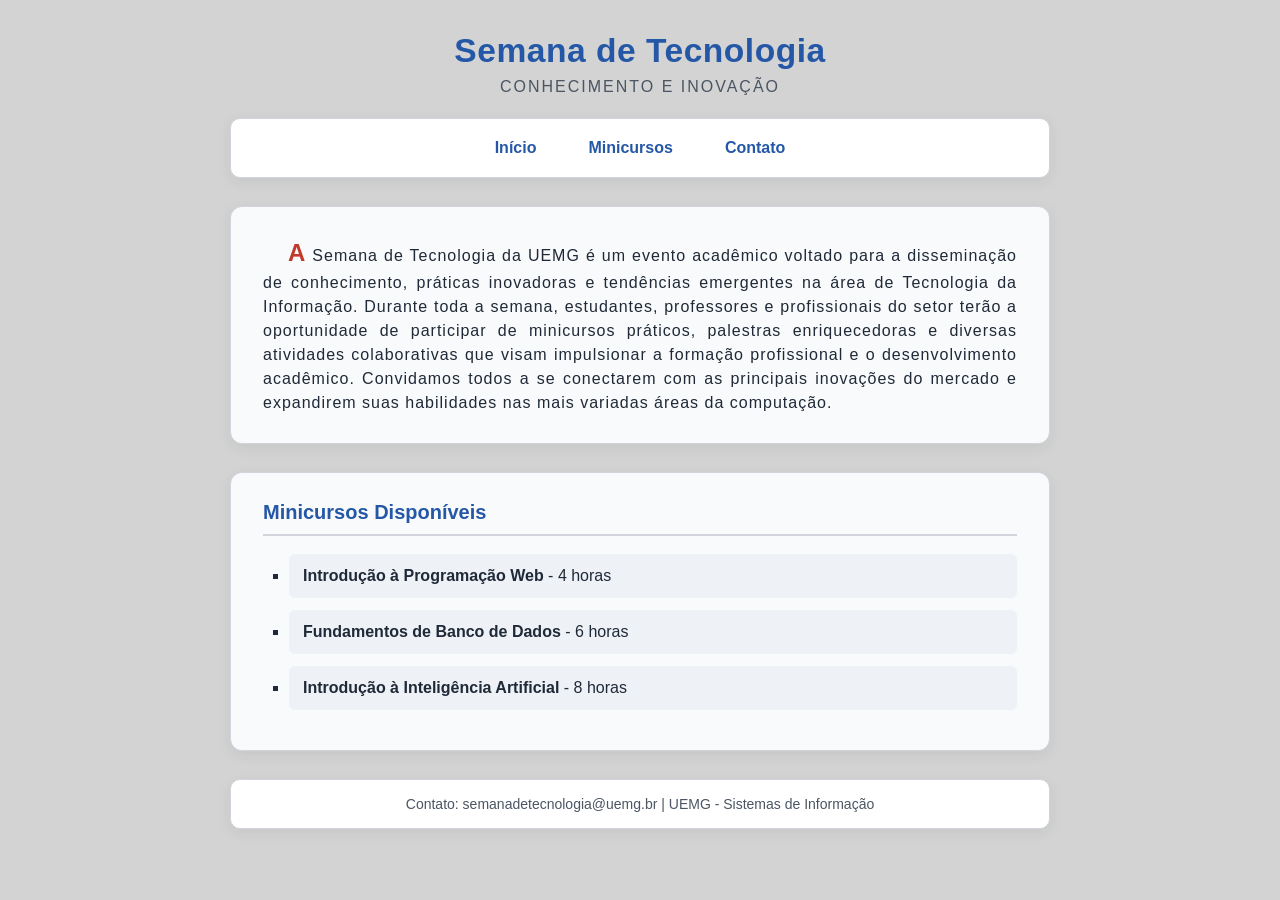
<file: davi-vilete/index.html>
<!DOCTYPE html>
<html lang="pt-BR">
<head>
    <meta charset="UTF-8">
    <meta name="viewport" content="width=device-width, initial-scale=1.0">
    <title>Semana de Tecnologia - UEMG</title>
    <link rel="stylesheet" href="style.css">
</head>
<body>

    <header id="inicio">
        <h1 id="titulo-principal">Semana de Tecnologia</h1>
        <h2 class="subtitulo">Conhecimento e Inovação</h2>
        <nav id="menu-navegacao">
            <a href="#inicio">Início</a>
            <a href="#minicursos">Minicursos</a>
            <a href="#contato">Contato</a>
        </nav>
    </header>

    <main class="container">
        <section id="sobre">
            <p class="apresentacao">
                A Semana de Tecnologia da UEMG é um evento acadêmico voltado para a disseminação de conhecimento, práticas inovadoras e tendências emergentes na área de Tecnologia da Informação. Durante toda a semana, estudantes, professores e profissionais do setor terão a oportunidade de participar de minicursos práticos, palestras enriquecedoras e diversas atividades colaborativas que visam impulsionar a formação profissional e o desenvolvimento acadêmico. Convidamos todos a se conectarem com as principais inovações do mercado e expandirem suas habilidades nas mais variadas áreas da computação.
            </p>
        </section>

        <section id="minicursos">
            <h3>Minicursos Disponíveis</h3>
            <ul class="lista-minicursos">
                <li><strong>Introdução à Programação Web</strong> - 4 horas</li>
                <li><strong>Fundamentos de Banco de Dados</strong> - 6 horas</li>
                <li><strong>Introdução à Inteligência Artificial</strong> - 8 horas</li>
            </ul>
        </section>
    </main>

    <footer id="contato">
        <p class="rodape-texto">Contato: semanadetecnologia@uemg.br | UEMG - Sistemas de Informação</p>
    </footer>

    <script src="script.js"></script>
</body>
</html>
</file>
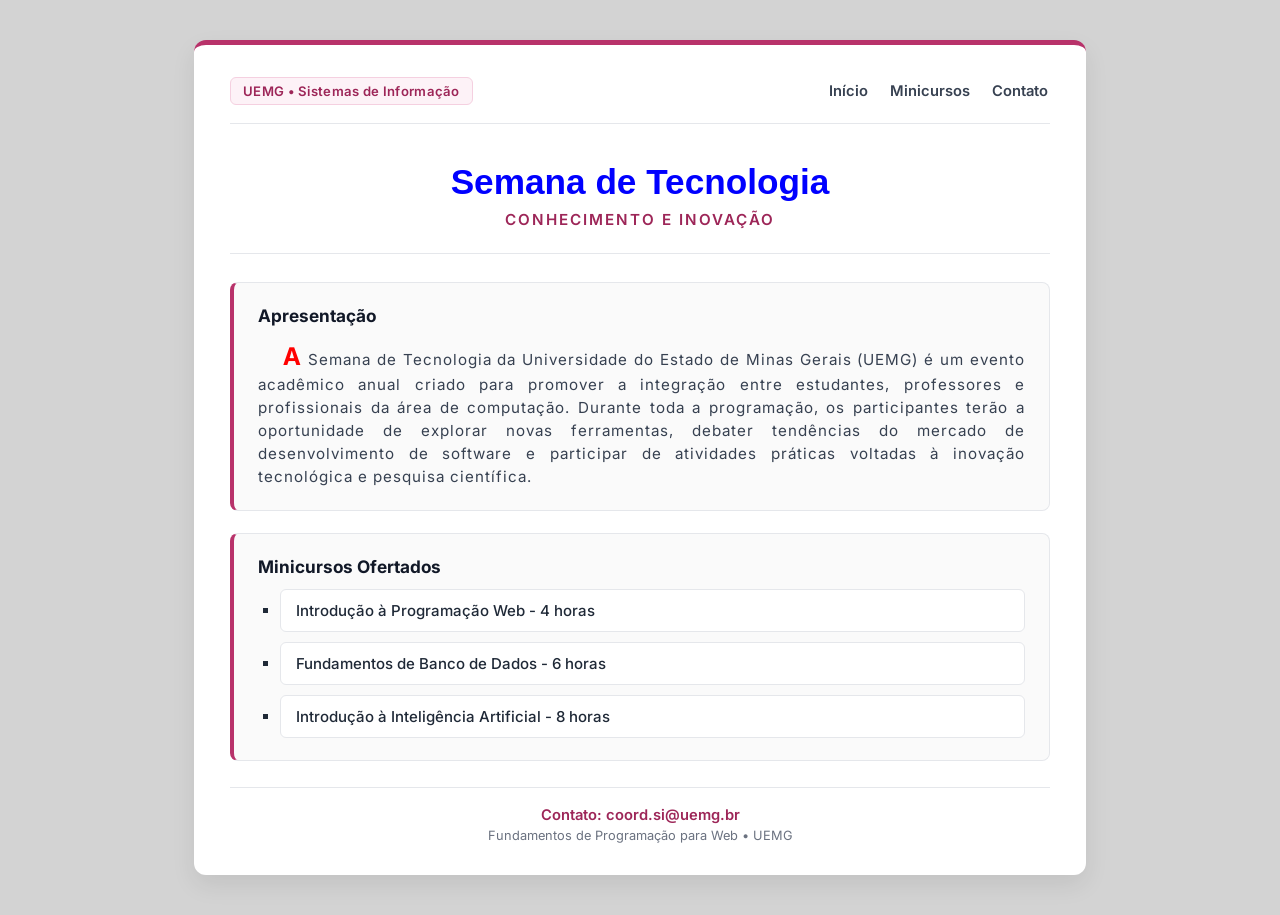
<file: emannuely-vanuzia/index.html>
<!DOCTYPE html>
<html lang="pt-BR">
<head>
    <meta charset="UTF-8">
    <meta name="viewport" content="width=device-width, initial-scale=1.0">
    <title>Semana de Tecnologia - UEMG</title>
    <!-- Tipografia moderna e clean (Inter) para textos e interface; Arial mantida no título -->
    <link rel="preconnect" href="https://fonts.googleapis.com">
    <link rel="preconnect" href="https://fonts.gstatic.com" crossorigin>
    <link href="https://fonts.googleapis.com/css2?family=Inter:wght@400;500;600;700&display=swap" rel="stylesheet">
    <!-- Arquivo CSS externo -->
    <link rel="stylesheet" href="style.css">
</head>
<body>

    <div class="container-principal">
        <header id="inicio">
            <div class="barra-topo">
                <span class="identificacao-curso">UEMG • Sistemas de Informação</span>
                <nav class="menu-navegacao">
                    <a href="#inicio">Início</a>
                    <a href="#minicursos">Minicursos</a>
                    <a href="#contato">Contato</a>
                </nav>
            </div>

            <div class="cabecalho-conteudo">
                <h1 id="titulo-principal">Semana de Tecnologia</h1>
                <h2 class="subtitulo">Conhecimento e Inovação</h2>
            </div>
        </header>

        <main>
            <section class="cartao-secao">
                <h3 class="titulo-secao">Apresentação</h3>
                <p class="texto-introducao">
                    A Semana de Tecnologia da Universidade do Estado de Minas Gerais (UEMG) é um evento acadêmico anual criado para promover a integração entre estudantes, professores e profissionais da área de computação. Durante toda a programação, os participantes terão a oportunidade de explorar novas ferramentas, debater tendências do mercado de desenvolvimento de software e participar de atividades práticas voltadas à inovação tecnológica e pesquisa científica.
                </p>
            </section>

            <section id="minicursos" class="cartao-secao">
                <h3 class="titulo-secao">Minicursos Ofertados</h3>
                <ul class="lista-minicursos">
                    <li>Introdução à Programação Web - 4 horas</li>
                    <li>Fundamentos de Banco de Dados - 6 horas</li>
                    <li>Introdução à Inteligência Artificial - 8 horas</li>
                </ul>
            </section>
        </main>

        <footer id="contato">
            <p class="texto-rodape">Contato: coord.si@uemg.br</p>
            <p class="subtexto-rodape">Fundamentos de Programação para Web • UEMG</p>
        </footer>
    </div>

    <!-- Arquivo JavaScript externo -->
    <script src="script.js"></script>
</body>
</html>
</file>
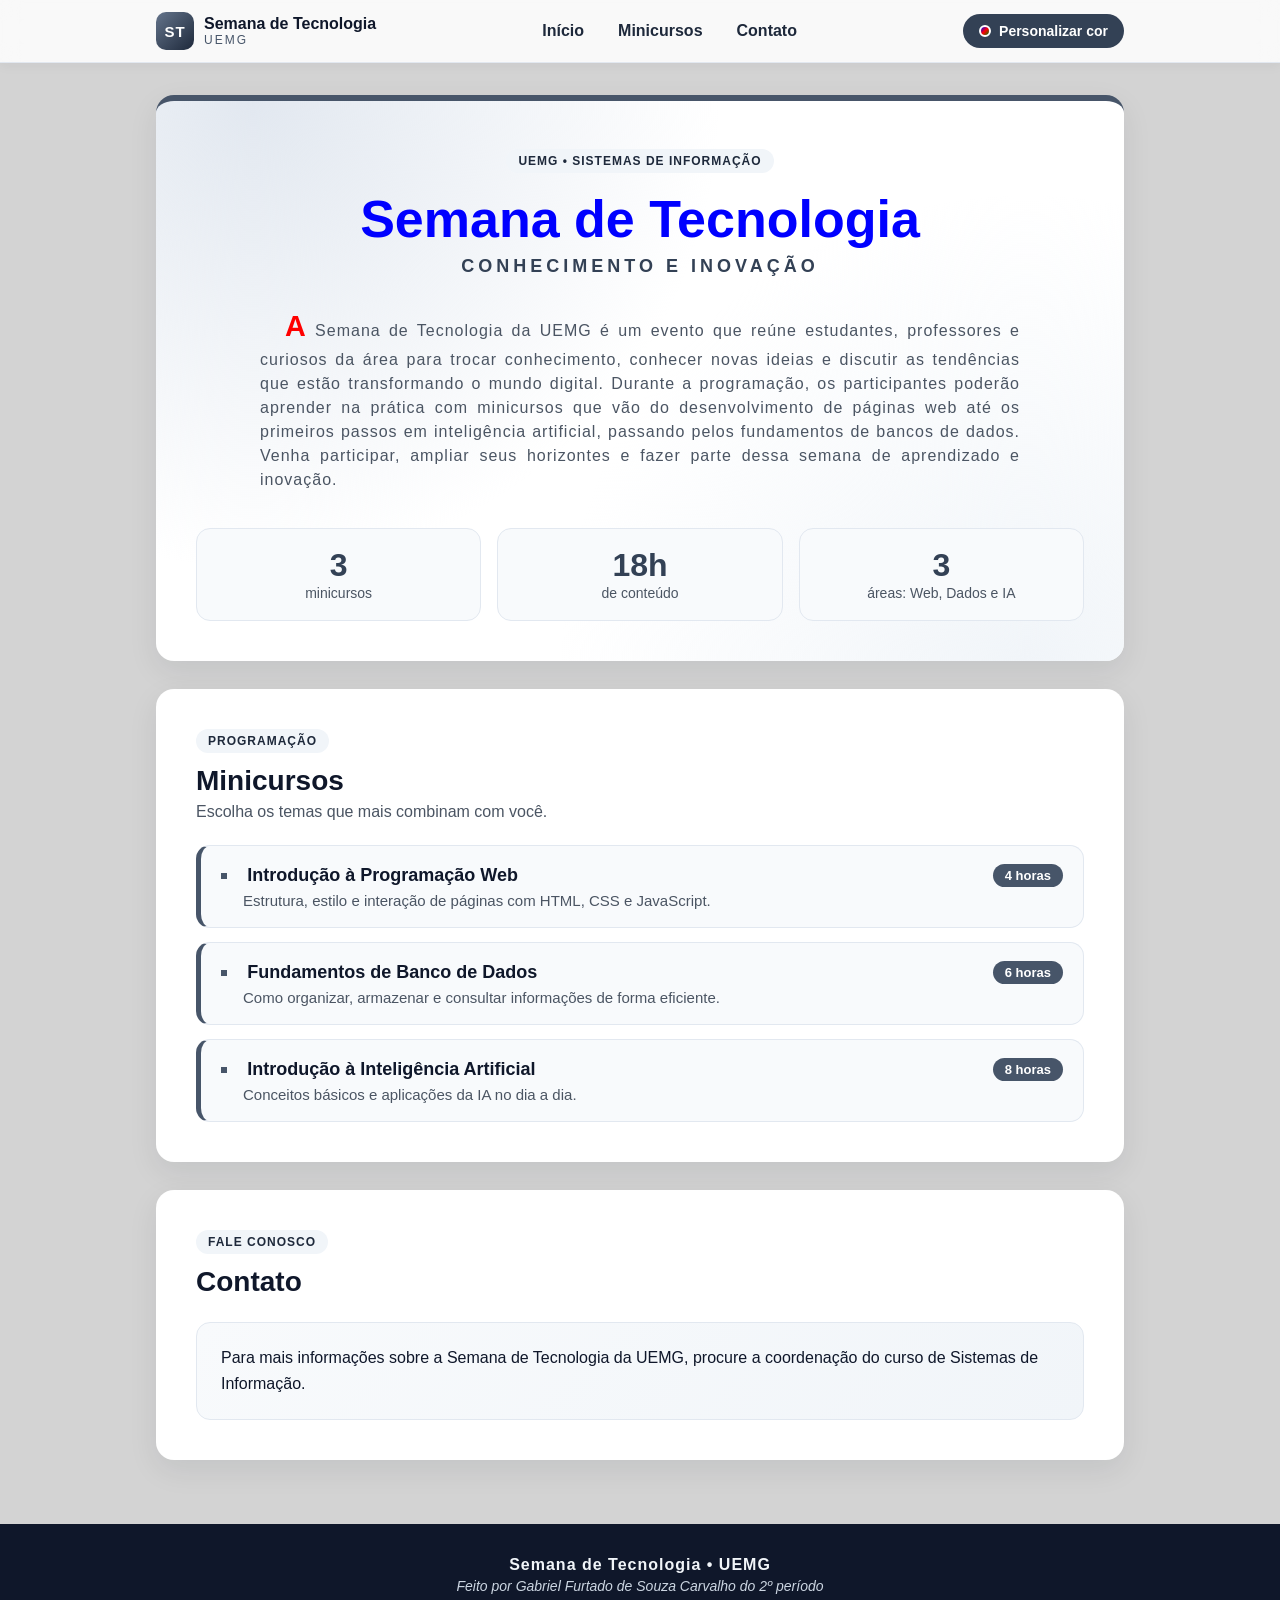
<file: gabriel-furtado/index.html>
<!DOCTYPE html>
<html lang="pt-BR">
<head>
  <meta charset="UTF-8">
  <meta name="viewport" content="width=device-width, initial-scale=1.0">
  <title>Semana de Tecnologia da UEMG</title>
  <link href="style.css" rel="stylesheet" type="text/css">
</head>
<body>

  <!-- ===== Cabeçalho fixo com navegação ===== -->
  <header class="cabecalho">
    <div class="cabecalho-conteudo">
      <span class="marca">
        <span class="marca-logo">ST</span>
        <span class="marca-texto">Semana de Tecnologia <small>UEMG</small></span>
      </span>

      <nav class="navegacao">
        <a class="link-nav" href="#inicio">Início</a>
        <a class="link-nav" href="#minicursos">Minicursos</a>
        <a class="link-nav" href="#contato">Contato</a>
      </nav>

      <button id="botao-cor" class="botao-cor" type="button" title="Escolher a cor da página">
        <span class="botao-cor-bolinha"></span>
        Personalizar cor
      </button>
    </div>
  </header>

  <main>

    <!-- ===== Seção Início (hero) ===== -->
    <section id="inicio" class="secao hero">
      <span class="etiqueta">UEMG &bull; Sistemas de Informação</span>
      <h1 id="titulo">Semana de Tecnologia</h1>
      <h2 class="subtitulo">Conhecimento e Inovação</h2>

      <p id="apresentacao">
        A Semana de Tecnologia da UEMG é um evento que reúne estudantes, professores e
        curiosos da área para trocar conhecimento, conhecer novas ideias e discutir as
        tendências que estão transformando o mundo digital. Durante a programação, os
        participantes poderão aprender na prática com minicursos que vão do
        desenvolvimento de páginas web até os primeiros passos em inteligência artificial,
        passando pelos fundamentos de bancos de dados. Venha participar, ampliar seus
        horizontes e fazer parte dessa semana de aprendizado e inovação.
      </p>

      <div class="destaques">
        <div class="destaque">
          <strong>3</strong>
          <span>minicursos</span>
        </div>
        <div class="destaque">
          <strong>18h</strong>
          <span>de conteúdo</span>
        </div>
        <div class="destaque">
          <strong>3</strong>
          <span>áreas: Web, Dados e IA</span>
        </div>
      </div>
    </section>

    <!-- ===== Seção Minicursos ===== -->
    <section id="minicursos" class="secao">
      <div class="secao-cabecalho">
        <span class="etiqueta">Programação</span>
        <h3 class="secao-titulo">Minicursos</h3>
        <p class="secao-descricao">Escolha os temas que mais combinam com você.</p>
      </div>

      <ul class="lista-cursos">
        <li>
          <span class="carga">4 horas</span>
          <strong>Introdução à Programação Web</strong>
          <span class="curso-descricao">Estrutura, estilo e interação de páginas com HTML, CSS e JavaScript.</span>
        </li>
        <li>
          <span class="carga">6 horas</span>
          <strong>Fundamentos de Banco de Dados</strong>
          <span class="curso-descricao">Como organizar, armazenar e consultar informações de forma eficiente.</span>
        </li>
        <li>
          <span class="carga">8 horas</span>
          <strong>Introdução à Inteligência Artificial</strong>
          <span class="curso-descricao">Conceitos básicos e aplicações da IA no dia a dia.</span>
        </li>
      </ul>
    </section>

    <!-- ===== Seção Contato ===== -->
    <section id="contato" class="secao">
      <div class="secao-cabecalho">
        <span class="etiqueta">Fale conosco</span>
        <h3 class="secao-titulo">Contato</h3>
      </div>

      <div class="cartao-contato">
        <p>
          Para mais informações sobre a Semana de Tecnologia da UEMG, procure a
          coordenação do curso de Sistemas de Informação.
        </p>
      </div>
    </section>

  </main>

  <!-- ===== Rodapé ===== -->
  <footer class="rodape">
    <p class="rodape-marca">Semana de Tecnologia &bull; UEMG</p>
    <p class="creditos">Feito por Gabriel Furtado de Souza Carvalho do 2º período</p>
  </footer>

  <script src="script.js"></script>
</body>
</html>
</file>
<file: davi-vilete/style.css>
/* ===================================================
   TRABALHO AVALIATIVO P2 - Fundamentos de Programação para Web
   Estilização CSS Externa - Layout Suave e Harmonizado
   =================================================== */

/* Variáveis de cores suaves (tema padrão com fundo lightgray) */
:root {
    --bg-card: #f9fafb;
    --bg-nav: #ffffff;
    --border-color: #d1d5db;
    --accent-soft: #eef2f7;
    --text-primary: #1f2937;
    --text-muted: #4b5563;
    --title-color: #2557a7;
    --first-letter-color: #c0392b;
    --link-color: #2557a7;
    --link-hover-bg: #e8effa;
    --shadow-soft: 0 4px 14px rgba(31, 41, 55, 0.07);
}

/* Subcores suaves para os temas escolhidos via JavaScript */
body.tema-blue {
    --bg-card: #f8fbff;
    --bg-nav: #eff6ff;
    --border-color: #bfdbfe;
    --accent-soft: #e0edff;
    --title-color: #1d4ed8;
    --link-color: #1e40af;
    --link-hover-bg: #dbeafe;
}

body.tema-red {
    --bg-card: #fff9f9;
    --bg-nav: #fff1f1;
    --border-color: #f5c2c7;
    --accent-soft: #fce8e8;
    --title-color: #2b4c7e;
    --link-color: #9b2c2c;
    --link-hover-bg: #fad7d7;
}

body.tema-green {
    --bg-card: #f7fef9;
    --bg-nav: #ecfdf5;
    --border-color: #bbf7d0;
    --accent-soft: #e2f9ea;
    --title-color: #1e567a;
    --link-color: #166534;
    --link-hover-bg: #d1fae5;
}

* {
    box-sizing: border-box;
}

/* Seletor de elemento: body (fundo padrão lightgray) */
body {
    background-color: lightgray;
    color: var(--text-primary);
    font-family: Arial, sans-serif;
    margin: 0;
    padding: 32px 20px 40px 20px;
    transition: background-color 0.3s ease;
}

/* Cabeçalho */
#inicio {
    max-width: 820px;
    margin: 0 auto 28px auto;
}

/* Seletor de ID: título principal em azul, centralizado, Arial e negrito */
#titulo-principal {
    color: var(--title-color);
    text-align: center;
    font-family: Arial, sans-serif;
    font-weight: bold;
    font-size: 2.1rem;
    margin: 0 0 8px 0;
    letter-spacing: 0.5px;
}

/* Seletor de classe: subtítulo em maiúsculas */
.subtitulo {
    text-align: center;
    text-transform: uppercase;
    color: var(--text-muted);
    font-size: 1rem;
    font-weight: normal;
    letter-spacing: 2px;
    margin: 0 0 22px 0;
}

/* Seletor de ID: barra de navegação horizontal bem espaçada */
#menu-navegacao {
    display: flex;
    justify-content: center;
    align-items: center;
    flex-wrap: wrap;
    gap: 16px;
    background-color: var(--bg-nav);
    border: 1px solid var(--border-color);
    border-radius: 10px;
    padding: 12px 20px;
    box-shadow: var(--shadow-soft);
}

/* Formatação geral dos links */
a {
    text-decoration: none;
    color: var(--link-color);
    font-size: 16px;
    font-weight: bold;
    padding: 8px 18px;
    border-radius: 6px;
    transition: background-color 0.2s ease, color 0.2s ease;
}

/* Pseudoclasse :hover - exibe sublinhado ao passar o mouse */
a:hover {
    text-decoration: underline;
    background-color: var(--link-hover-bg);
}

/* Pseudoclasse :visited - cor roxa para links visitados */
a:visited {
    color: purple;
}

/* Seletor de classe: contêiner principal com separação clara entre seções */
.container {
    max-width: 820px;
    margin: 0 auto;
    display: flex;
    flex-direction: column;
    gap: 28px;
}

/* Cartões separados para apresentação (#sobre) e minicursos (#minicursos) */
#sobre,
#minicursos {
    background-color: var(--bg-card);
    border: 1px solid var(--border-color);
    border-radius: 12px;
    padding: 28px 32px;
    box-shadow: var(--shadow-soft);
}

/* Formatação obrigatória do parágrafo de apresentação */
p.apresentacao {
    text-align: justify;
    text-indent: 25px;
    line-height: 1.5;
    letter-spacing: 1px;
    font-size: 16px;
    color: var(--text-primary);
    margin: 0;
}

/* Pseudo-elemento ::first-letter em vermelho */
p.apresentacao::first-letter {
    color: var(--first-letter-color);
    font-size: 1.5em;
    font-weight: bold;
}

/* Título da seção de minicursos */
#minicursos h3 {
    margin: 0 0 18px 0;
    padding-bottom: 10px;
    border-bottom: 2px solid var(--border-color);
    color: var(--title-color);
    font-size: 1.25rem;
}

/* Seletor de elemento para lista com marcadores quadrados (square) */
ul {
    list-style-type: square;
    margin: 0;
    padding-left: 26px;
}

.lista-minicursos li {
    margin: 12px 0;
    padding: 10px 14px;
    background-color: var(--accent-soft);
    border-radius: 6px;
    font-size: 16px;
    line-height: 1.5;
    color: var(--text-primary);
}

/* Seletor de ID: rodapé */
#contato {
    max-width: 820px;
    margin: 28px auto 0 auto;
    padding: 16px 20px;
    text-align: center;
    background-color: var(--bg-nav);
    border: 1px solid var(--border-color);
    border-radius: 10px;
    box-shadow: var(--shadow-soft);
}

.rodape-texto {
    margin: 0;
    font-size: 14px;
    color: var(--text-muted);
}
</file>
<file: emannuely-vanuzia/style.css>
/* Requisito obrigatório: fundo da página em lightgray */
body {
    background-color: lightgray;
    font-family: 'Inter', Arial, sans-serif;
    margin: 0;
    padding: 40px 16px;
    box-sizing: border-box;
    color: #1f2937;
}

/* Container principal limpo e estruturado, com detalhe superior em rosa-magenta sóbrio */
.container-principal {
    max-width: 820px;
    margin: 0 auto;
    background-color: #ffffff;
    border-top: 5px solid #b8326a;
    border-radius: 12px;
    padding: 32px 36px;
    box-shadow: 0 10px 25px rgba(0, 0, 0, 0.08);
}

/* Barra superior com identificação institucional e links */
.barra-topo {
    display: flex;
    justify-content: space-between;
    align-items: center;
    flex-wrap: wrap;
    gap: 12px;
    padding-bottom: 18px;
    border-bottom: 1px solid #e5e7eb;
    margin-bottom: 26px;
}

.identificacao-curso {
    font-size: 0.82em;
    font-weight: 600;
    color: #9d2658;
    background-color: #fdf2f7;
    border: 1px solid #f5d0e0;
    padding: 5px 12px;
    border-radius: 6px;
    letter-spacing: 0.3px;
}

/* Estilização dos links de navegação */
.menu-navegacao {
    display: flex;
    gap: 18px;
}

.menu-navegacao a {
    text-decoration: none; /* Requisito: retirar sublinhado */
    color: #374151;
    font-weight: 600;
    font-size: 0.92em;
    padding: 4px 2px;
    transition: color 0.2s ease;
}

.menu-navegacao a:hover {
    text-decoration: underline; /* Requisito: exibir sublinhado ao passar o mouse */
    color: #b8326a;
}

.menu-navegacao a:visited {
    color: purple; /* Requisito: cor roxa para links visitados */
}

/* Cabeçalho principal */
.cabecalho-conteudo {
    text-align: center;
    padding: 12px 0 24px 0;
    border-bottom: 1px solid #e5e7eb;
    margin-bottom: 28px;
}

/* Requisito obrigatório: título em azul, centralizado, fonte Arial e negrito */
#titulo-principal {
    color: blue;
    text-align: center;
    font-family: Arial, sans-serif;
    font-weight: bold;
    font-size: 2.2em;
    margin: 0 0 8px 0;
}

/* Requisito obrigatório: subtítulo com text-transform: uppercase */
.subtitulo {
    text-transform: uppercase;
    text-align: center;
    color: #9d2658;
    font-size: 0.95em;
    font-weight: 600;
    letter-spacing: 2px;
    margin: 0;
}

/* Seções de conteúdo com estética de portal acadêmico */
.cartao-secao {
    background-color: #fafafa;
    border: 1px solid #e5e7eb;
    border-left: 4px solid #b8326a;
    border-radius: 8px;
    padding: 22px 24px;
    margin-bottom: 22px;
}

.titulo-secao {
    color: #111827;
    font-size: 1.08em;
    font-weight: 700;
    margin-top: 0;
    margin-bottom: 12px;
}

/* Requisito obrigatório: parágrafo justificado, recuo 25px, line-height 1.5 e letter-spacing 1px */
.texto-introducao {
    text-align: justify;
    text-indent: 25px;
    line-height: 1.5;
    letter-spacing: 1px;
    color: #374151;
    font-size: 0.95em;
    margin: 0;
}

/* Requisito obrigatório: primeira letra do parágrafo em vermelho */
.texto-introducao::first-letter {
    color: red;
    font-size: 1.6em;
    font-weight: bold;
}

/* Requisito obrigatório: marcadores quadrados (square) na lista */
.lista-minicursos {
    list-style-type: square;
    padding-left: 22px;
    margin: 0;
    color: #b8326a;
}

.lista-minicursos li {
    background-color: #ffffff;
    border: 1px solid #e5e7eb;
    border-radius: 6px;
    padding: 11px 15px;
    margin-bottom: 10px;
    color: #1f2937;
    font-weight: 500;
    font-size: 0.94em;
    transition: border-color 0.2s ease, background-color 0.2s ease;
}

.lista-minicursos li:last-child {
    margin-bottom: 0;
}

.lista-minicursos li:hover {
    border-color: #d66895;
    background-color: #fdf8fa;
}

/* Rodapé institucional */
footer {
    text-align: center;
    border-top: 1px solid #e5e7eb;
    padding-top: 18px;
    margin-top: 26px;
}

.texto-rodape {
    color: #9d2658;
    font-weight: 600;
    font-size: 0.92em;
    margin: 0 0 4px 0;
}

.subtexto-rodape {
    color: #6b7280;
    font-size: 0.8em;
    margin: 0;
}
</file>
<file: gabriel-furtado/style.css>
/* ==========================================================
   TEMAS DE COR
   Cada tema define uma escala de tons (50 = mais claro, 900 = mais escuro).
   O tema padrão é cinza, combinando com o fundo lightgray.
   O JavaScript troca o tema colocando a classe tema-blue, tema-red ou tema-green no body.
   ========================================================== */
:root {
  --tom-50:  #f8fafc;
  --tom-100: #f1f5f9;
  --tom-200: #e2e8f0;
  --tom-300: #cbd5e1;
  --tom-500: #64748b;
  --tom-600: #475569;
  --tom-700: #334155;
  --tom-800: #1e293b;
  --tom-900: #0f172a;

  --texto: #1f2937;
  --texto-suave: #4b5563;
  --branco: #ffffff;
  --sombra: 0 10px 30px rgba(15, 23, 42, 0.08);
  --raio: 18px;
}

body.tema-blue {
  --tom-50:  #eff6ff;
  --tom-100: #dbeafe;
  --tom-200: #bfdbfe;
  --tom-300: #93c5fd;
  --tom-500: #3b82f6;
  --tom-600: #2563eb;
  --tom-700: #1d4ed8;
  --tom-800: #1e40af;
  --tom-900: #1e3a8a;
}

body.tema-red {
  --tom-50:  #fef2f2;
  --tom-100: #fee2e2;
  --tom-200: #fecaca;
  --tom-300: #fca5a5;
  --tom-500: #ef4444;
  --tom-600: #dc2626;
  --tom-700: #b91c1c;
  --tom-800: #991b1b;
  --tom-900: #7f1d1d;
}

body.tema-green {
  --tom-50:  #f0fdf4;
  --tom-100: #dcfce7;
  --tom-200: #bbf7d0;
  --tom-300: #86efac;
  --tom-500: #22c55e;
  --tom-600: #16a34a;
  --tom-700: #15803d;
  --tom-800: #166534;
  --tom-900: #14532d;
}

/* ==========================================================
   PÁGINA
   ========================================================== */
html {
  scroll-behavior: smooth;
}

* {
  box-sizing: border-box;
}

body {
  background-color: lightgray; /* Requisito: fundo da página lightgray */
  font-family: "Segoe UI", Arial, Verdana, Helvetica, sans-serif;
  color: var(--texto);
  margin: 0;
  transition: background-color 0.4s ease;
}

/* Quando uma cor é escolhida, o JavaScript aplica a cor no fundo do body.
   Por cima dela fica uma camada semitransparente com tons da mesma cor,
   que suaviza o fundo: mais forte no topo e mais clara embaixo. */
body.tema-blue {
  background-image: linear-gradient(180deg, rgba(147, 197, 253, 0.82), rgba(239, 246, 255, 0.94));
}

body.tema-red {
  background-image: linear-gradient(180deg, rgba(252, 165, 165, 0.82), rgba(254, 242, 242, 0.94));
}

body.tema-green {
  background-image: linear-gradient(180deg, rgba(134, 239, 172, 0.82), rgba(240, 253, 244, 0.94));
}

body.tema-blue,
body.tema-red,
body.tema-green {
  background-attachment: fixed;
}

main {
  max-width: 1000px;
  margin: 0 auto;
  padding: 32px 16px 16px;
}

/* ==========================================================
   CABEÇALHO
   ========================================================== */
.cabecalho {
  position: sticky;
  top: 0;
  z-index: 10;
  background-color: rgba(255, 255, 255, 0.85);
  backdrop-filter: blur(10px);
  border-bottom: 1px solid var(--tom-200);
  box-shadow: 0 2px 12px rgba(15, 23, 42, 0.05);
}

.cabecalho-conteudo {
  max-width: 1000px;
  margin: 0 auto;
  padding: 12px 16px;
  display: flex;
  align-items: center;
  justify-content: space-between;
  flex-wrap: wrap;
  gap: 12px;
}

.marca {
  display: flex;
  align-items: center;
  gap: 10px;
  font-weight: bold;
  color: var(--tom-900);
}

.marca-logo {
  display: inline-flex;
  align-items: center;
  justify-content: center;
  width: 38px;
  height: 38px;
  border-radius: 10px;
  background: linear-gradient(135deg, var(--tom-500), var(--tom-800));
  color: var(--branco);
  font-size: 15px;
  letter-spacing: 1px;
}

.marca-texto small {
  display: block;
  font-weight: normal;
  font-size: 12px;
  color: var(--tom-600);
  letter-spacing: 2px;
}

/* ===== Links de navegação ===== */
.navegacao {
  display: flex;
  gap: 6px;
}

.link-nav {
  padding: 8px 14px;
  border-radius: 999px;
  font-weight: 600;
  transition: background-color 0.2s ease;
}

/* Requisitos dos links: sem sublinhado, roxo quando visitado,
   sublinhado ao passar o mouse. A ordem link > visited > hover importa. */
a:link {
  color: var(--tom-800);
  text-decoration: none;
}

a:visited {
  color: purple;
  text-decoration: none;
}

a:hover {
  text-decoration: underline;
}

.link-nav:hover {
  background-color: var(--tom-100);
}

a:focus-visible,
button:focus-visible {
  outline: 3px solid var(--tom-500);
  outline-offset: 2px;
}

/* ===== Botão de personalizar cor ===== */
.botao-cor {
  display: inline-flex;
  align-items: center;
  gap: 8px;
  padding: 9px 16px;
  border: none;
  border-radius: 999px;
  background-color: var(--tom-700);
  color: var(--branco);
  font-family: inherit;
  font-size: 14px;
  font-weight: 600;
  cursor: pointer;
  transition: background-color 0.2s ease, transform 0.2s ease;
}

.botao-cor:hover {
  background-color: var(--tom-900);
  transform: translateY(-1px);
}

.botao-cor-bolinha {
  width: 12px;
  height: 12px;
  border-radius: 50%;
  background: linear-gradient(135deg, blue, red, green);
  border: 2px solid var(--branco);
}

/* ==========================================================
   SEÇÕES
   ========================================================== */
.secao {
  background-color: var(--branco);
  border-radius: var(--raio);
  box-shadow: var(--sombra);
  padding: 40px;
  margin-bottom: 28px;
  scroll-margin-top: 90px; /* compensa o cabeçalho fixo ao clicar nos links */
}

.etiqueta {
  display: inline-block;
  padding: 5px 12px;
  border-radius: 999px;
  background-color: var(--tom-100);
  color: var(--tom-800);
  font-size: 12px;
  font-weight: bold;
  letter-spacing: 1px;
  text-transform: uppercase;
}

.secao-cabecalho {
  margin-bottom: 24px;
}

.secao-titulo {
  font-size: 28px;
  margin: 12px 0 6px;
  color: var(--tom-900);
}

.secao-descricao {
  margin: 0;
  color: var(--texto-suave);
}

/* ===== Hero (seção Início) ===== */
.hero {
  text-align: center;
  background:
    radial-gradient(circle at 10% 0%, var(--tom-200), transparent 45%),
    radial-gradient(circle at 90% 100%, var(--tom-100), transparent 45%),
    var(--branco);
  border-top: 6px solid var(--tom-600);
  padding-top: 48px;
}

/* Requisito: título azul, centralizado, Arial e negrito */
#titulo {
  color: blue;
  text-align: center;
  font-family: Arial;
  font-weight: bold;
  font-size: 52px;
  line-height: 1.1;
  margin: 18px 0 8px;
}

/* Requisito: subtítulo em caixa alta */
.subtitulo {
  text-transform: uppercase;
  text-align: center;
  color: var(--tom-700);
  font-size: 18px;
  letter-spacing: 4px;
  margin: 0 0 28px;
}

/* Requisito: parágrafo justificado, recuo de 25px, line-height 1.5 e letter-spacing 1px */
#apresentacao {
  text-align: justify;
  text-indent: 25px;
  line-height: 1.5;
  letter-spacing: 1px;
  max-width: 760px;
  margin: 0 auto;
  color: var(--texto-suave);
  font-size: 16px;
}

/* Requisito: primeira letra do parágrafo em vermelho */
#apresentacao::first-letter {
  color: red;
  font-size: 1.8em;
  font-weight: bold;
}

/* ===== Destaques em números ===== */
.destaques {
  display: grid;
  grid-template-columns: repeat(3, 1fr);
  gap: 16px;
  margin-top: 36px;
}

.destaque {
  background-color: var(--tom-50);
  border: 1px solid var(--tom-200);
  border-radius: 14px;
  padding: 18px 12px;
  transition: transform 0.2s ease, box-shadow 0.2s ease;
}

.destaque:hover {
  transform: translateY(-3px);
  box-shadow: var(--sombra);
}

.destaque strong {
  display: block;
  font-size: 32px;
  color: var(--tom-700);
}

.destaque span {
  color: var(--texto-suave);
  font-size: 14px;
}

/* ===== Lista de minicursos ===== */
/* Requisito: marcadores quadrados */
ul {
  list-style-type: square;
}

.lista-cursos {
  list-style-position: inside;
  padding: 0;
  margin: 0;
  display: grid;
  gap: 14px;
}

.lista-cursos li {
  background-color: var(--tom-50);
  border: 1px solid var(--tom-200);
  border-left: 5px solid var(--tom-600);
  border-radius: 14px;
  padding: 18px 20px;
  transition: transform 0.2s ease, box-shadow 0.2s ease, border-color 0.2s ease;
}

.lista-cursos li:hover {
  transform: translateX(4px);
  box-shadow: var(--sombra);
  border-color: var(--tom-300);
}

.lista-cursos li::marker {
  color: var(--tom-600);
  font-size: 1.2em;
}

.lista-cursos strong {
  font-size: 18px;
  color: var(--tom-900);
}

.carga {
  float: right;
  padding: 4px 12px;
  border-radius: 999px;
  background-color: var(--tom-600);
  color: var(--branco);
  font-size: 13px;
  font-weight: bold;
}

.curso-descricao {
  display: block;
  margin-top: 6px;
  padding-left: 22px;
  color: var(--texto-suave);
  font-size: 15px;
}

/* ===== Contato ===== */
.cartao-contato {
  background: linear-gradient(135deg, var(--tom-50), var(--tom-100));
  border: 1px solid var(--tom-200);
  border-radius: 14px;
  padding: 22px 24px;
}

.cartao-contato p {
  margin: 0;
  line-height: 1.6;
  color: var(--tom-900);
}

/* ==========================================================
   RODAPÉ
   ========================================================== */
.rodape {
  background-color: var(--tom-900);
  color: var(--tom-100);
  text-align: center;
  padding: 28px 16px;
  margin-top: 20px;
}

.rodape p {
  margin: 4px 0;
}

.rodape-marca {
  font-weight: bold;
  letter-spacing: 1px;
}

.creditos {
  font-style: italic;
  color: var(--tom-300);
  font-size: 14px;
}

/* ==========================================================
   RESPONSIVIDADE (celular)
   ========================================================== */
@media (max-width: 680px) {
  .cabecalho-conteudo {
    justify-content: center;
  }

  .secao {
    padding: 28px 20px;
  }

  #titulo {
    font-size: 38px;
  }

  .subtitulo {
    font-size: 15px;
    letter-spacing: 2px;
  }

  .destaques {
    grid-template-columns: 1fr;
  }

  .carga {
    float: none;
    display: inline-block;
    margin-bottom: 8px;
  }
}

/* Respeita quem prefere menos animação */
@media (prefers-reduced-motion: reduce) {
  html {
    scroll-behavior: auto;
  }

  * {
    transition: none !important;
  }
}
</file>
